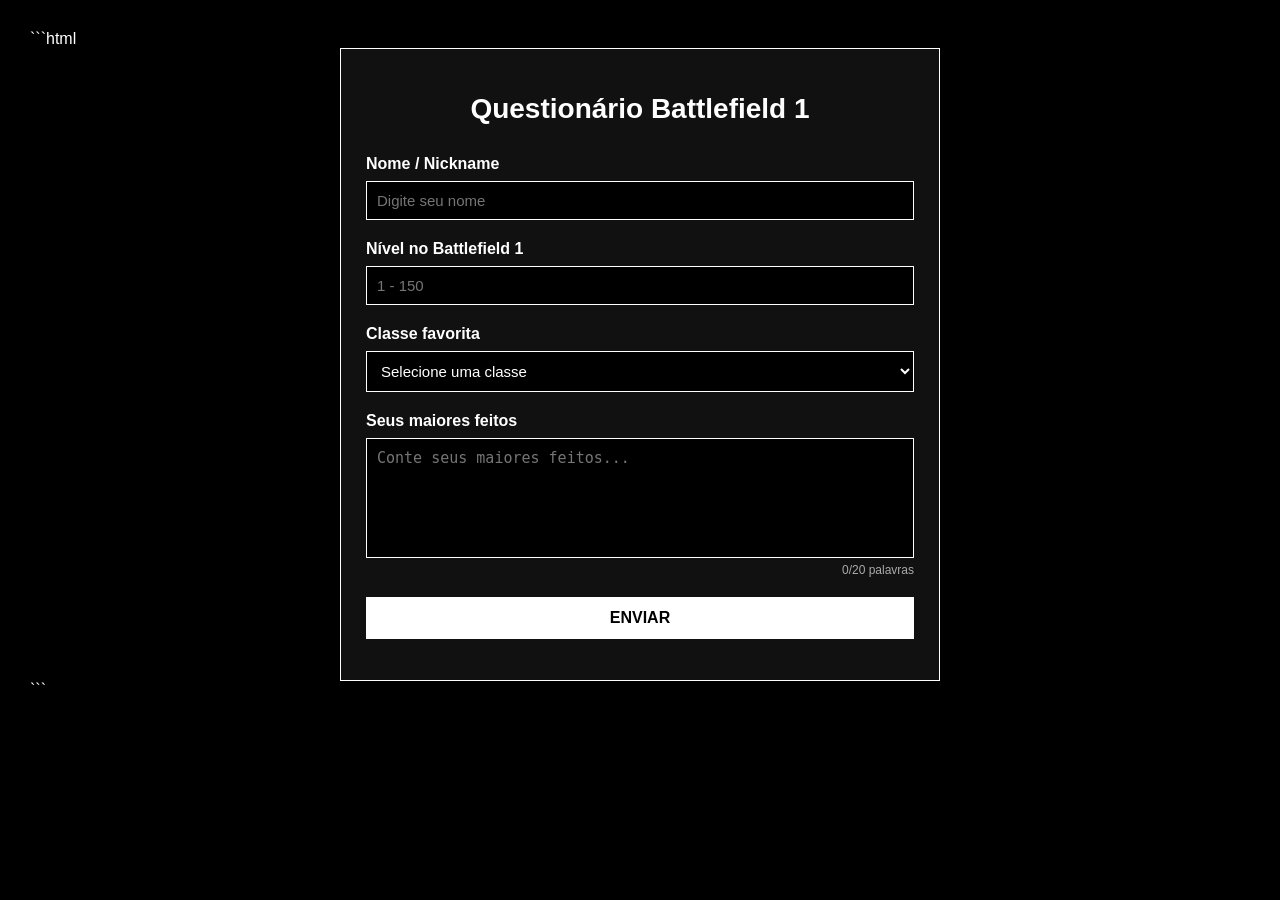
<file: index.html>
```html
<!DOCTYPE html>
<html lang="pt-BR">
<head>
    <meta charset="UTF-8">
    <meta name="viewport" content="width=device-width, initial-scale=1.0">

    <title>Questionário Battlefield 1</title>

    <style>
        * {
            box-sizing: border-box;
        }

        body {
            margin: 0;
            padding: 30px;
            background: #000;
            color: #fff;
            font-family: Arial, sans-serif;
        }

        .formulario {
            max-width: 600px;
            margin: auto;
            padding: 25px;

            background: #111;
            border: 1px solid #fff;
        }

        h1 {
            text-align: center;
            font-size: 28px;
            margin-bottom: 30px;
        }

        .campo {
            margin-bottom: 20px;
        }

        label {
            display: block;
            margin-bottom: 8px;
            font-weight: bold;
        }

        input,
        textarea,
        select {
            width: 100%;
            padding: 10px;

            background: #000;
            color: #fff;

            border: 1px solid #fff;
            font-size: 15px;
        }

        textarea {
            height: 120px;
            resize: none;
        }

        .contador {
            text-align: right;
            margin-top: 5px;
            font-size: 12px;
            color: #aaa;
        }

        button {
            width: 100%;
            padding: 12px;

            background: #fff;
            color: #000;

            border: none;
            font-size: 16px;
            font-weight: bold;
            cursor: pointer;
        }

        button:hover {
            background: #ccc;
        }

        #mensagem {
            display: none;
            margin-top: 20px;
            padding: 10px;
            border: 1px solid #fff;
            text-align: center;
        }
    </style>
</head>

<body>

<div class="formulario">

    <h1>Questionário Battlefield 1</h1>

    <form id="questionario">

        <!-- Nome -->
        <div class="campo">
            <label for="nome">Nome / Nickname</label>

            <input
                type="text"
                id="nome"
                placeholder="Digite seu nome"
                required
            >
        </div>


        <!-- Nível -->
        <div class="campo">
            <label for="nivel">Nível no Battlefield 1</label>

            <input
                type="number"
                id="nivel"
                min="1"
                max="150"
                placeholder="1 - 150"
                required
            >
        </div>


        <!-- Classe -->
        <div class="campo">
            <label for="classe">Classe favorita</label>

            <select id="classe" required>

                <option value="">Selecione uma classe</option>

                <option value="Assalto">Assalto</option>
                <option value="Médico">Médico</option>
                <option value="Suporte">Suporte</option>
                <option value="Batedor">Batedor</option>
                <option value="Cavalaria">Cavalaria</option>
                <option value="Piloto">Piloto</option>
                <option value="Tanqueiro">Tanqueiro</option>

            </select>
        </div>


        <!-- Maiores feitos -->
        <div class="campo">

            <label for="feitos">
                Seus maiores feitos
            </label>

            <textarea
                id="feitos"
                placeholder="Conte seus maiores feitos..."
                required
            ></textarea>

            <div class="contador">
                <span id="contador">0</span>/20 palavras
            </div>

        </div>


        <button type="submit">
            ENVIAR
        </button>

    </form>


    <div id="mensagem">
        Questionário enviado com sucesso!
    </div>

</div>


<script>

const formulario = document.getElementById("questionario");
const feitos = document.getElementById("feitos");
const contador = document.getElementById("contador");


// Contador de palavras
feitos.addEventListener("input", function () {

    const palavras = feitos.value
        .trim()
        .split(/\s+/)
        .filter(Boolean);

    contador.textContent = palavras.length;

});


// Envio do formulário
formulario.addEventListener("submit", function(event) {

    event.preventDefault();

    const nivel = Number(
        document.getElementById("nivel").value
    );

    const palavras = feitos.value
        .trim()
        .split(/\s+/)
        .filter(Boolean);


    // Limite do nível
    if (nivel < 1 || nivel > 150) {

        alert("O nível deve estar entre 1 e 150.");

        return;
    }


    // Limite de palavras
    if (palavras.length > 20) {

        alert("Os maiores feitos podem ter no máximo 20 palavras.");

        return;
    }


    document.getElementById("mensagem").style.display = "block";

    formulario.reset();

    contador.textContent = "0";

});

</script>

</body>
</html>
```
</file>
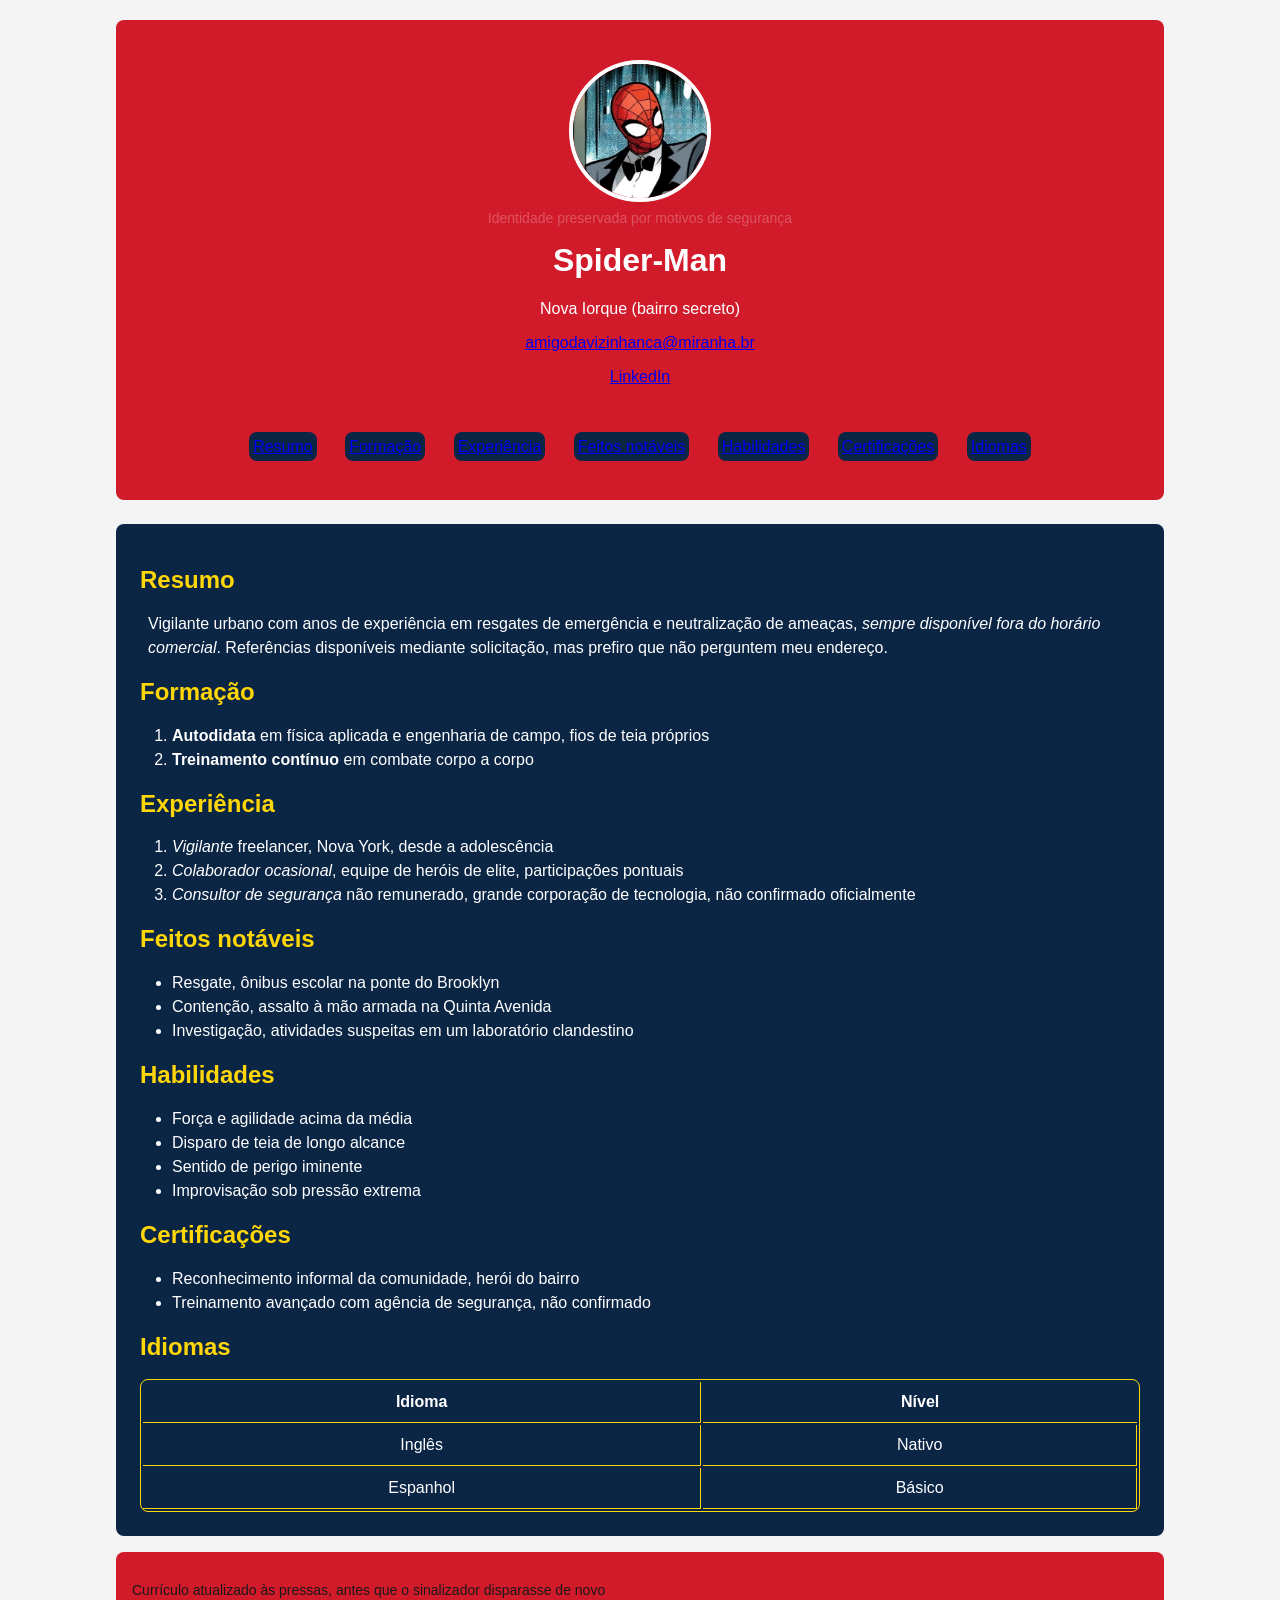
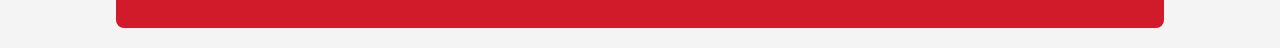
<file: aula 5/index.html>
<!DOCTYPE html>
<html lang="pt-br">
<head>
  <meta charset="UTF-8" />
  <meta name="viewport" content="width=device-width, initial-scale=1.0" />
  <title>Currículo Spider-Man</title>
  <link rel="stylesheet" href="./styles/global.css">
</head>
<body>
  <header>
    <figure>
      <img src="./images/miranha.jpg" alt="Foto de perfil, pessoa mascarada com traje vermelho e azul" />
      <figcaption>Identidade preservada por motivos de segurança</figcaption>
    </figure>
    <h1>Spider-Man</h1>
    <div class="header-info">
      <p>Nova Iorque (bairro secreto)</p>
      <p>
        <a href="mailto:amigodavizinhanca@miranha.br">amigodavizinhanca@miranha.br</a>
      </p>
      <p>
        <a href="https://www.linkedin.com/in/miranha/">LinkedIn</a>
      </p>
      <nav>
        <ul>
          <li><a href="#resumo">Resumo</a></li>
          <li><a href="#formacao">Formação</a></li>
          <li><a href="#experiencia">Experiência</a></li>
          <li><a href="#feitos">Feitos notáveis</a></li>
          <li><a href="#habilidades">Habilidades</a></li>
          <li><a href="#certificacoes">Certificações</a></li>
          <li><a href="#idiomas">Idiomas</a></li>
        </ul>
      </nav>
    </div>
  </header>

  <main>
    <section id="resumo">
      <h2>Resumo</h2>
      <p>
        Vigilante urbano com anos de experiência em resgates de emergência e neutralização de ameaças,
        <em>sempre disponível fora do horário comercial</em>. Referências disponíveis mediante solicitação,
        mas prefiro que não perguntem meu endereço.
      </p>
    </section>

    <section id="formacao">
      <h2>Formação</h2>
      <ol>
        <li><strong>Autodidata</strong> em física aplicada e engenharia de campo, fios de teia próprios</li>
        <li><strong>Treinamento contínuo</strong> em combate corpo a corpo</li>
      </ol>
    </section>

    <section id="experiencia">
      <h2>Experiência</h2>
      <ol>
        <li><em>Vigilante</em> freelancer, Nova York, desde a adolescência</li>
        <li><em>Colaborador ocasional</em>, equipe de heróis de elite, participações pontuais</li>
        <li><em>Consultor de segurança</em> não remunerado, grande corporação de tecnologia, não confirmado oficialmente</li>
      </ol>
    </section>

    <section id="feitos">
      <h2>Feitos notáveis</h2>
      <ul>
        <li>Resgate, ônibus escolar na ponte do Brooklyn</li>
        <li>Contenção, assalto à mão armada na Quinta Avenida</li>
        <li>Investigação, atividades suspeitas em um laboratório clandestino</li>
      </ul>
    </section>

    <section id="habilidades">
      <h2>Habilidades</h2>
      <ul>
        <li>Força e agilidade acima da média</li>
        <li>Disparo de teia de longo alcance</li>
        <li>Sentido de perigo iminente</li>
        <li>Improvisação sob pressão extrema</li>
      </ul>
    </section>

    <section id="certificacoes">
      <h2>Certificações</h2>
      <ul>
        <li>Reconhecimento informal da comunidade, herói do bairro</li>
        <li>Treinamento avançado com agência de segurança, não confirmado</li>
      </ul>
    </section>

    <section id="idiomas">
      <h2>Idiomas</h2>
      <table>
        <thead>
          <tr>
            <th scope="col">Idioma</th>
            <th scope="col">Nível</th>
          </tr>
        </thead>
        <tbody>
          <tr>
            <td>Inglês</td>
            <td>Nativo</td>
          </tr>
          <tr>
            <td>Espanhol</td>
            <td>Básico</td>
          </tr>
        </tbody>
      </table>
    </section>
  </main>

  <footer>
    <p>Currículo atualizado às pressas, antes que o sinalizador disparasse de novo</p>
  </footer>
</body>

</html>
</file>
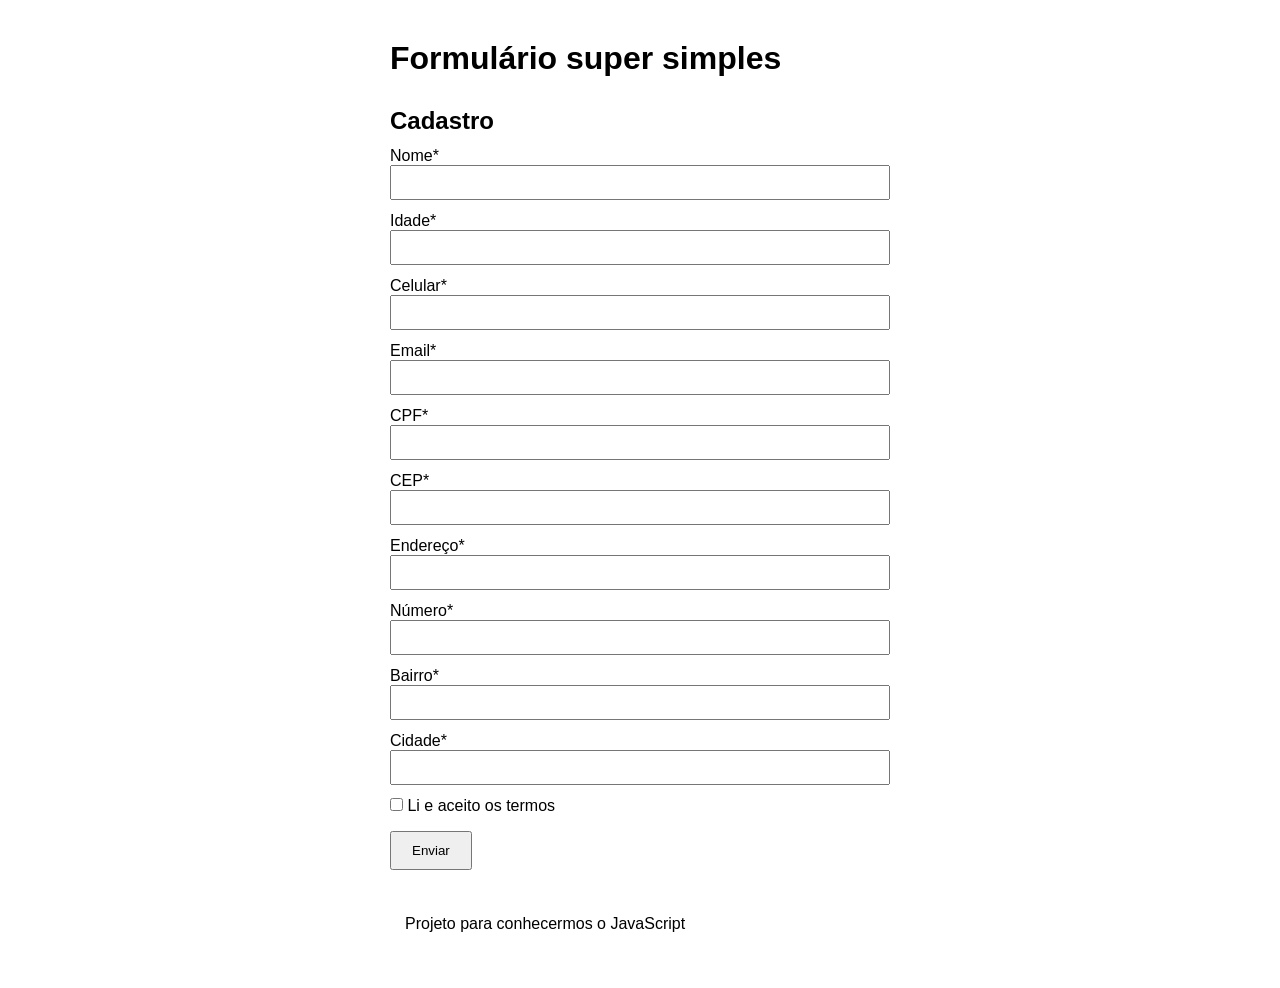
<file: aula-8/index.html>
<!DOCTYPE html>
<html lang="pt-BR">
<head>
  <meta charset="UTF-8">
  <meta name="viewport" content="width=device-width, initial-scale=1.0">
  <link rel="stylesheet" href="styles/global.css">
  <script src="scripts/index.js" defer></script>
  <title>Formulário JS</title>
</head>
<body>
  <header>
    <h1>Formulário super simples</h1>
  </header>

  <main>
    <h2>Cadastro</h2>

    <form id="cadastro" novalidate onsubmit="executar(event)">

      <label for="nome">Nome*</label>
      <input type="text" id="nome">
      <p id="erro-nome" class="oculto"></p>

      <label for="idade">Idade*</label>
      <input type="number" id="idade">
      <p id="erro-idade" class="oculto"></p>

      <label for="celular">Celular*</label>
      <input type="text" id="celular" oninput="mascararCelular(event)">
      <p id="erro-celular" class="oculto"></p>

      <label for="email">Email*</label>
      <input type="email" id="email">
      <p id="erro-email" class="oculto"></p>

      <label for="cpf">CPF*</label>
      <input type="text" id="cpf">
      <p id="erro-cpf" class="oculto"></p>

      <label for="cep">CEP*</label>
      <input type="text" id="cep">
      <p id="erro-cep" class="oculto"></p>

      <label for="endereco">Endereço*</label>
      <input type="text" id="endereco">
      <p id="erro-endereco" class="oculto"></p>

      <label for="numero">Número*</label>
      <input type="number" id="numero">
      <p id="erro-numero" class="oculto"></p>

      <label for="bairro">Bairro*</label>
      <input type="text" id="bairro">
      <p id="erro-bairro" class="oculto"></p>

      <label for="cidade">Cidade*</label>
      <input type="text" id="cidade">
      <p id="erro-cidade" class="oculto"></p>

      <label>
        <input type="checkbox" id="termos">
        Li e aceito os termos
        <p id="erro-termos" class="oculto"></p>
      </label>

      <button type="submit">Enviar</button>
      <p id="concluido" class="oculto"></p>

    </form>
  </main>

  <footer>
    <p>Projeto para conhecermos o JavaScript</p>
  </footer>
</body>
</html>
</file>
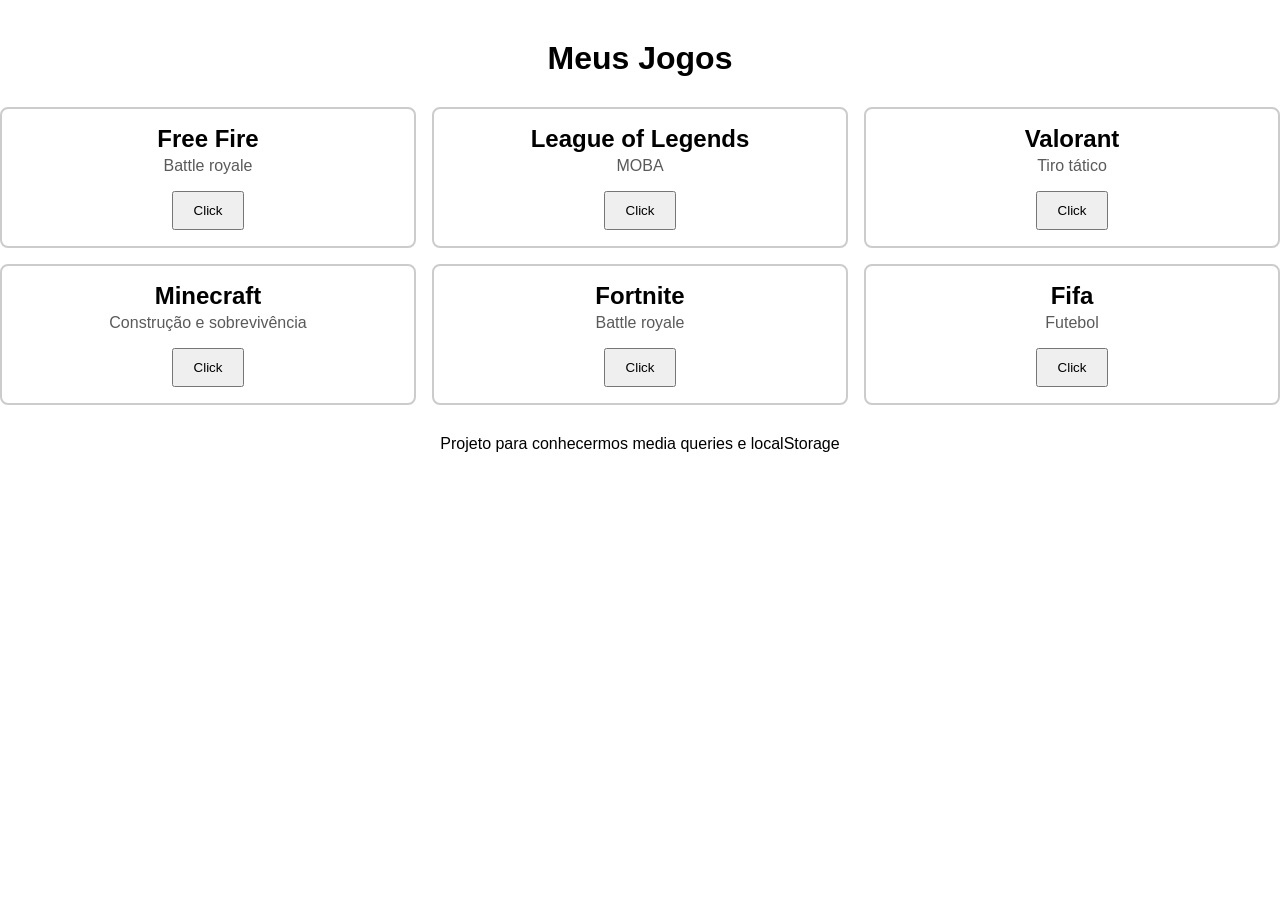
<file: aula-9/index.html>
<!DOCTYPE html>
<html lang="pt-BR">
<head>
  <meta charset="UTF-8">
  <meta name="viewport" content="width=device-width, initial-scale=1.0">
  <link rel="stylesheet" href="./styles/global.css">
  <script src="./scripts/index.js" defer></script>
  <title>Meus Jogos</title>
</head>
<body>
  <header>
    <h1>Meus Jogos</h1>
  </header>
  <main>
    <section class="container-cards">

      <div class="card" id="free-fire">
        <h2>Free Fire</h2>
        <p>Battle royale</p>
        <button onclick="marcar('free-fire', 'Free fire')">Click</button>
      </div>

      <div class="card" id="lol">
        <h2>League of Legends</h2>
        <p>MOBA</p>
        <button onclick="marcar('lol', 'League of Legends')">Click</button>
      </div>

      <div class="card" id="valorant">
        <h2>Valorant</h2>
        <p>Tiro tático</p>
        <button onclick="marcar('valorant', 'Valorant')">Click</button>
      </div>

      <div class="card" id="minecraft">
        <h2>Minecraft</h2>
        <p>Construção e sobrevivência</p>
        <button onclick="marcar('minecraft', 'Minecraft')">Click</button>
      </div>

      <div class="card" id="fortnite">
        <h2>Fortnite</h2>
        <p>Battle royale</p>
        <button onclick="marcar('fortnite', 'Fortnite')">Click</button>
      </div>

      <div class="card" id="fifa">
        <h2>Fifa</h2>
        <p>Futebol</p>
        <button onclick="marcar('fifa', 'Fifa')">Click</button>
      </div>

    </section>
  </main>
  <footer>
    <p>Projeto para conhecermos media queries e localStorage</p>
  </footer>
</body>
</html>
</file>
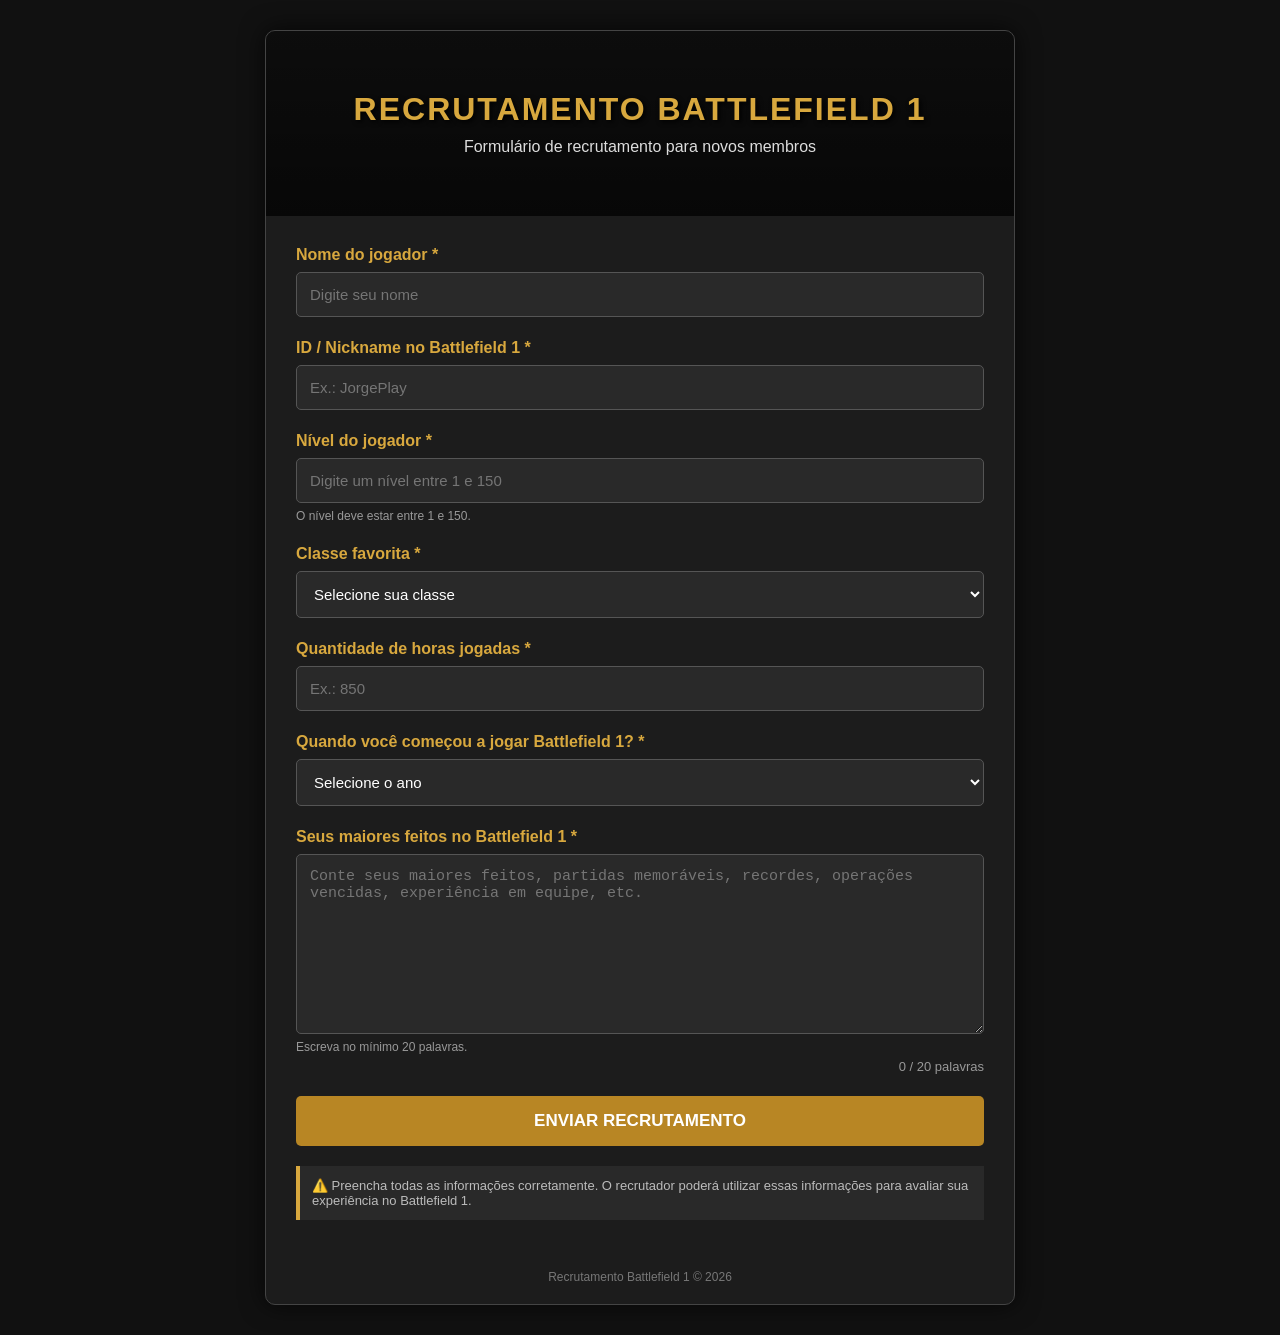
<file: aula04/index.html>
<title>Recrutamento Battlefield 1</title>

    <style>
        * {
            box-sizing: border-box;
            margin: 0;
            padding: 0;
        }

        body {
            font-family: Arial, Helvetica, sans-serif;
            background: #111;
            color: #eee;
            min-height: 100vh;
            padding: 30px 15px;
        }

        .container {
            max-width: 750px;
            margin: auto;
            background: #1c1c1c;
            border: 1px solid #444;
            border-radius: 10px;
            overflow: hidden;
            box-shadow: 0 0 25px rgba(0, 0, 0, 0.7);
        }

        .header {
            background: linear-gradient(
                rgba(0,0,0,0.55),
                rgba(0,0,0,0.75)
            ),
            url("C:\Users\lucimara\OneDrive\Documentos\GitHub\Front-end-web-bes\aula04\images");

            background-size: cover;
            background-position: center;

            padding: 60px 30px;
            text-align: center;
        }

        .header h1 {
            font-size: 32px;
            text-transform: uppercase;
            letter-spacing: 2px;
            color: #d8a83e;
            text-shadow: 2px 2px 5px #000;
        }

        .header p {
            margin-top: 10px;
            color: #ddd;
        }

        form {
            padding: 30px;
        }

        .campo {
            margin-bottom: 22px;
        }

        label {
            display: block;
            margin-bottom: 8px;
            font-weight: bold;
            color: #d8a83e;
        }

        input,
        select,
        textarea {
            width: 100%;
            padding: 13px;
            border: 1px solid #555;
            border-radius: 5px;
            background: #292929;
            color: white;
            font-size: 15px;
            outline: none;
        }

        input:focus,
        select:focus,
        textarea:focus {
            border-color: #d8a83e;
        }

        textarea {
            resize: vertical;
            min-height: 180px;
        }

        .ajuda {
            display: block;
            margin-top: 6px;
            font-size: 12px;
            color: #999;
        }

        .contador {
            text-align: right;
            margin-top: 5px;
            font-size: 13px;
            color: #999;
        }

        button {
            width: 100%;
            padding: 15px;
            border: none;
            border-radius: 5px;
            background: #b88624;
            color: white;
            font-size: 17px;
            font-weight: bold;
            cursor: pointer;
            transition: 0.2s;
        }

        button:hover {
            background: #d8a83e;
            color: #111;
        }

        .aviso {
            margin-top: 20px;
            padding: 12px;
            background: #292929;
            border-left: 4px solid #d8a83e;
            color: #bbb;
            font-size: 13px;
        }

        .rodape {
            text-align: center;
            padding: 20px;
            color: #777;
            font-size: 12px;
        }

        @media (max-width: 600px) {
            .header h1 {
                font-size: 24px;
            }

            form {
                padding: 20px;
            }
        }
    </style>
</head>

<body>

<div class="container">

    <div class="header">
        <h1>Recrutamento Battlefield 1</h1>
        <p>Formulário de recrutamento para novos membros</p>
    </div>

    <form id="recrutamento">

        <!-- NOME -->
        <div class="campo">
            <label for="nome">Nome do jogador *</label>

            <input
                type="text"
                id="nome"
                name="nome"
                placeholder="Digite seu nome"
                required
            >
        </div>

        <!-- ID -->
        <div class="campo">
            <label for="id">ID / Nickname no Battlefield 1 *</label>

            <input
                type="text"
                id="id"
                name="id"
                placeholder="Ex.: JorgePlay"
                required
            >
        </div>

        <!-- NIVEL -->
        <div class="campo">
            <label for="nivel">Nível do jogador *</label>

            <input
                type="number"
                id="nivel"
                name="nivel"
                min="1"
                max="150"
                placeholder="Digite um nível entre 1 e 150"
                required
            >

            <span class="ajuda">
                O nível deve estar entre 1 e 150.
            </span>
        </div>

        <!-- CLASSE -->
        <div class="campo">
            <label for="classe">Classe favorita *</label>

            <select id="classe" name="classe" required>

                <option value="">Selecione sua classe</option>

                <option value="Assalto">
                    Assalto
                </option>

                <option value="Médico">
                    Médico
                </option>

                <option value="Suporte">
                    Suporte
                </option>

                <option value="Abatedor">
                    Abatedor
                </option>

                <option value="Piloto">
                    Piloto
                </option>

                <option value="Tankeiro">
                    Tankeiro
                </option>

                <option value="Cavalaria">
                    Cavalaria
                </option>

            </select>
        </div>

        <!-- HORAS -->
        <div class="campo">
            <label for="horas">Quantidade de horas jogadas *</label>

            <input
                type="number"
                id="horas"
                name="horas"
                min="1"
                placeholder="Ex.: 850"
                required
            >
        </div>

        <!-- ANO -->
        <div class="campo">
            <label for="ano">Quando você começou a jogar Battlefield 1? *</label>

            <select id="ano" name="ano" required>

                <option value="">Selecione o ano</option>

                <option value="2016">2016</option>
                <option value="2017">2017</option>
                <option value="2018">2018</option>
                <option value="2019">2019</option>
                <option value="2020">2020</option>
                <option value="2021">2021</option>
                <option value="2022">2022</option>
                <option value="2023">2023</option>
                <option value="2024">2024</option>
                <option value="2025">2025</option>

            </select>
        </div>

        <!-- FEITOS -->
        <div class="campo">
            <label for="feitos">
                Seus maiores feitos no Battlefield 1 *
            </label>

            <textarea
                id="feitos"
                name="feitos"
                placeholder="Conte seus maiores feitos, partidas memoráveis, recordes, operações vencidas, experiência em equipe, etc."
                required
            ></textarea>

            <span class="ajuda">
                Escreva no mínimo 20 palavras.
            </span>

            <div class="contador">
                <span id="contador">0</span> / 20 palavras
            </div>
        </div>

        <button type="submit">
            ENVIAR RECRUTAMENTO
        </button>

        <div class="aviso">
            ⚠️ Preencha todas as informações corretamente.
            O recrutador poderá utilizar essas informações para avaliar
            sua experiência no Battlefield 1.
        </div>

    </form>

    <div class="rodape">
        Recrutamento Battlefield 1 © 2026
    </div>

</div>


<script>

    const formulario = document.getElementById("recrutamento");
    const feitos = document.getElementById("feitos");
    const contador = document.getElementById("contador");

    // Contador de palavras
    feitos.addEventListener("input", function () {

        const texto = feitos.value.trim();

        if (texto === "") {
            contador.textContent = "0";
            return;
        }

        const palavras = texto.split(/\s+/).filter(Boolean);

        contador.textContent = palavras.length;
    });


    // Validação do formulário
    formulario.addEventListener("submit", function(event) {

        event.preventDefault();

        const texto = feitos.value.trim();

        const palavras = texto === ""
            ? []
            : texto.split(/\s+/).filter(Boolean);

        if (palavras.length < 20) {

            alert(
                "O campo 'Seus maiores feitos' precisa conter pelo menos 20 palavras."
            );

            feitos.focus();

            return;
        }

        const nivel = Number(
            document.getElementById("nivel").value
        );

        if (nivel < 1 || nivel > 150) {

            alert(
                "O nível precisa estar entre 1 e 150."
            );

            return;
        }

        alert(
            "Recrutamento enviado com sucesso!"
        );

        formulario.reset();

        contador.textContent = "0";
    });

</script>

</body>
</html>
</file>
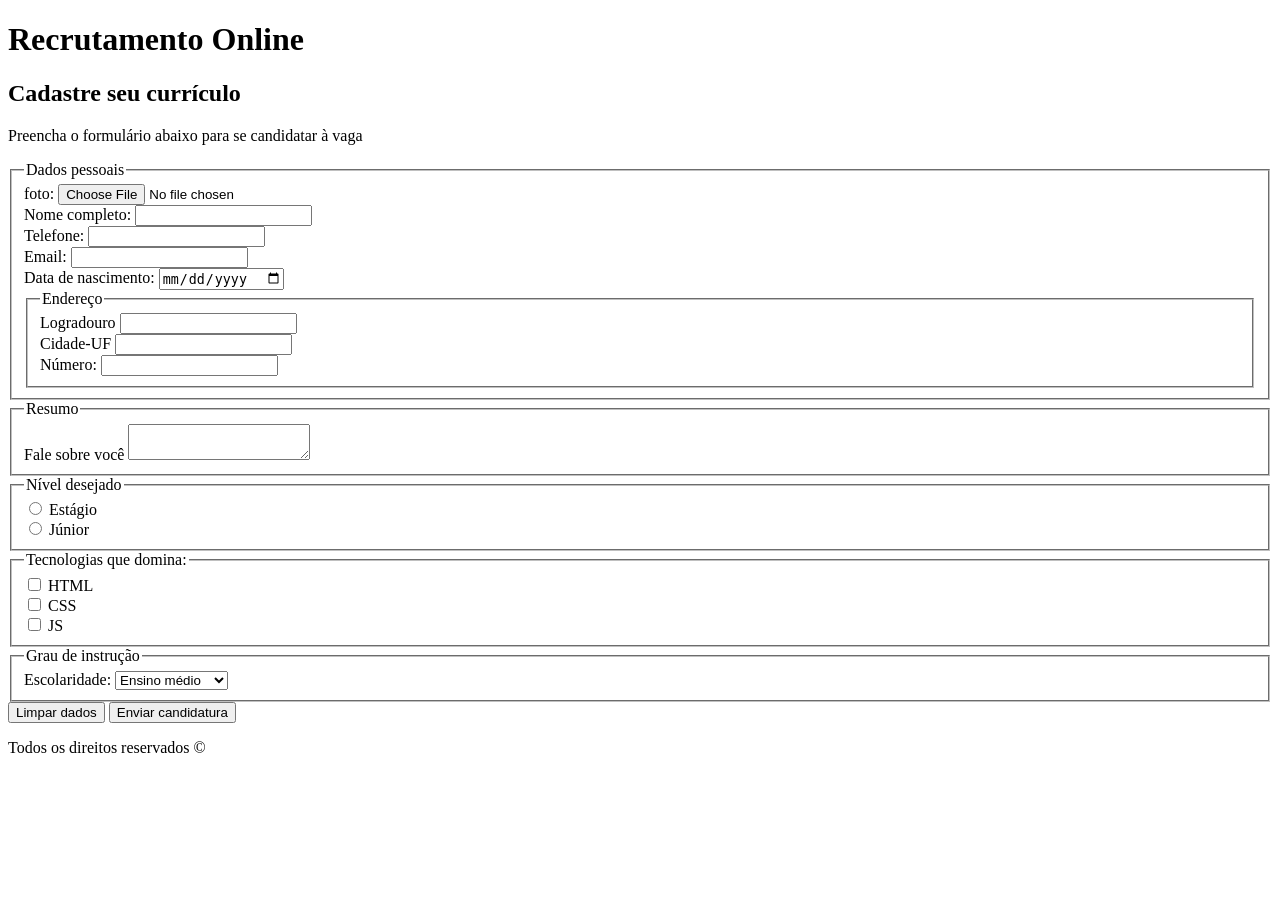
<file: aula3/index.html>
<!DOCTYPE html>
<html lang="pt-br">
<head>
  <meta charset="UTF-8">
  <meta name="viewport" content="width=device-width, initial-scale=1.0">
  <title>Recrutamento online</title>
</head>
<body>

  <header>
    <h1>Recrutamento Online</h1>
  </header>
  
  <main>
    <section>
      <h2>Cadastre seu currículo</h2>
      <form action="https://postman-echo.com/post" method="post" enctype="multipart/form-data">
        <p>Preencha o formulário abaixo para se candidatar à vaga</p>
        <fieldset>
          <legend>Dados pessoais</legend>
          <div>
            <label for="foto_id">foto:</label>
            <input id="foto_id" name="foto" type="file" accept="image/*">
          </div>
          
          <div>
            <label for="nome_id">Nome completo:</label>
            <input id="nome_id" name="nome" type="text">
          </div>

          <div>
            <label for="telefone_id">Telefone:</label>
            <input id="telefone_id" name="telefone" type="tel" required>
          </div>
          
          <div>
            <label for="email_id">Email:</label>
            <input id="email_id" name="email" type="email">
          </div>

          <div>
            <label for="data_nasc_id">Data de nascimento:</label>
            <input id="data_nasc_id" name="data_nasc" type="date">
          </div>
          
          <fieldset>
            <legend>Endereço</legend>
            
            <div>
              <label for="logradouro_id">Logradouro</label>
              <input id="logradouro_id" name="Logradouro" type="text">
            </div>

            <div>
              <label for="cidade_id">Cidade-UF</label>
              <input id="cidade_id" name="cidade" type="text">
            </div>

            <div>
              <label for="numero_id">Número:</label>
              <input id="numero_id" name="numero" type="number">
            </div>
          
          </fieldset>
        </fieldset>

        <fieldset>
          <legend>Resumo</legend>
          <div>
            <label for="resumo_id">Fale sobre você</label>
            <textarea id="resumo_id" name="resumo"></textarea>
          </div>
        </fieldset>

        <fieldset>
          <legend>Nível desejado</legend>
          <div>
            <input id="nivel_estagio_id" name="nivel" type="radio" value="estagio">
            <label for="nivel_estagio_id">Estágio</label>
          </div>

          <div>
            <input id="nivel_junior_id" name="nivel" type="radio" value="junior">
            <label for="nivel_junior_id">Júnior</label>
          </div>
        </fieldset>

        <fieldset>
          <legend>Tecnologias que domina:</legend>
          <div>
            <input id="tec_html_id" name="tecnologias" type="checkbox" value="html">
            <label for="tec_html_id">HTML</label>
          </div>

          <div>
            <input id="tec_css_id" name="tecnologias" type="checkbox" value="css">
            <label for="tec_css_id">CSS</label>
          </div>

          <div>
            <input id="tec_js_id" name="tecnologias" type="checkbox" value="js">
            <label for="tec_js_id">JS</label>
          </div>

        </fieldset>

        <fieldset>
          <legend>Grau de instrução</legend>
          <div>
            <label for="escolaridade_id">Escolaridade:</label>
            <select id="escolaridade_id" name="escolaridade">
              <option value="medio">Ensino médio</option>
              <option value="graduacao">Graduação</option>
              <option value="pos">Pós-graduação</option>
            </select>
          </div>
        </fieldset>

        <div>
          <button type="reset">Limpar dados</button>
          <button type="submit">Enviar candidatura</button>
        </div>

      </form>
    </section>
  </main>

  <footer>
    <p>Todos os direitos reservados &copy</p>
  </footer>
</body>
</html>
</file>
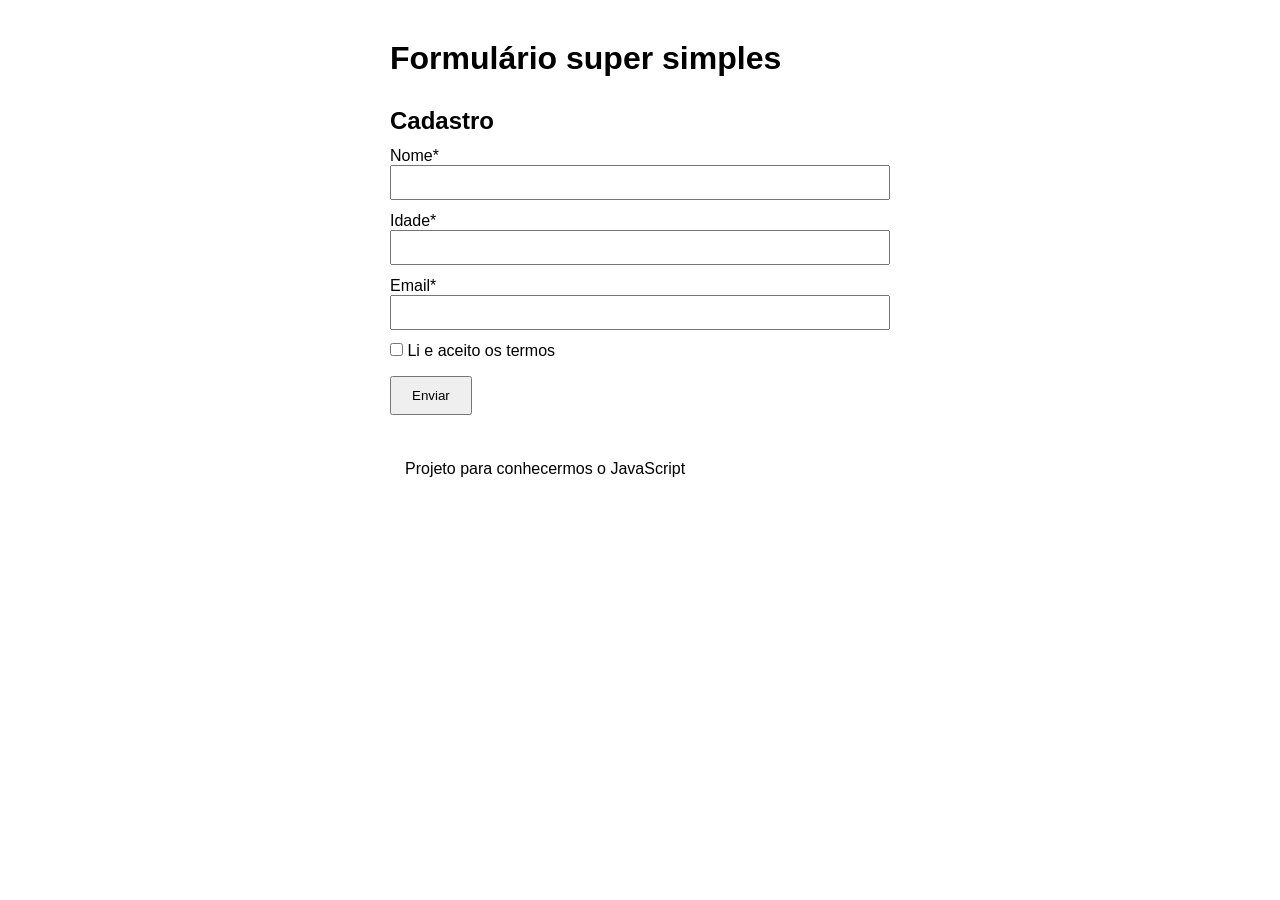
<file: aula7/index.html>
<!DOCTYPE html>
<html lang="pt-br">
<head>
  <meta charset="UTF-8">
  <meta name="viewport" content="width=device-width, initial-scale=1.0">
  <title>Aprendeno JavaScript</title>   
  <link rel="stylesheet" href="./styles/global.css">
  <script src="./scripts/index.js" defer></script>
</head>
<body>
  <header>
    <h1>Formulário super simples</h1>
  </header>

  <main>
    <h2>Cadastro</h2>
    <form id=cadastro">

      <label for="nome">Nome*</label>
      <input type="text" id="nome">
      <p id="erro-nome" class="oculto"></p>

      <label for="idade">Idade*</label>
      <input type="number" id="idade">
      <p id="erro-idade" class="oculto"></p>

      <label for="email">Email*</label>
      <input type="email" id="email">
      <p id="erro-email" class="oculto"></p>

      <label for="">
        <input type="checkbox" id="termos">
        <span>Li e aceito os termos</span>
        <p id="erro-termos" class="oculto"></p>
      </label>

      <button onclick="executar(event)">Enviar</button>
      <p id="concluido" class="oculto"></p>

    </form>
  </main>

  <footer>
    <p>Projeto para conhecermos o JavaScript</p>
  </footer>
</body>
</html>
</file>
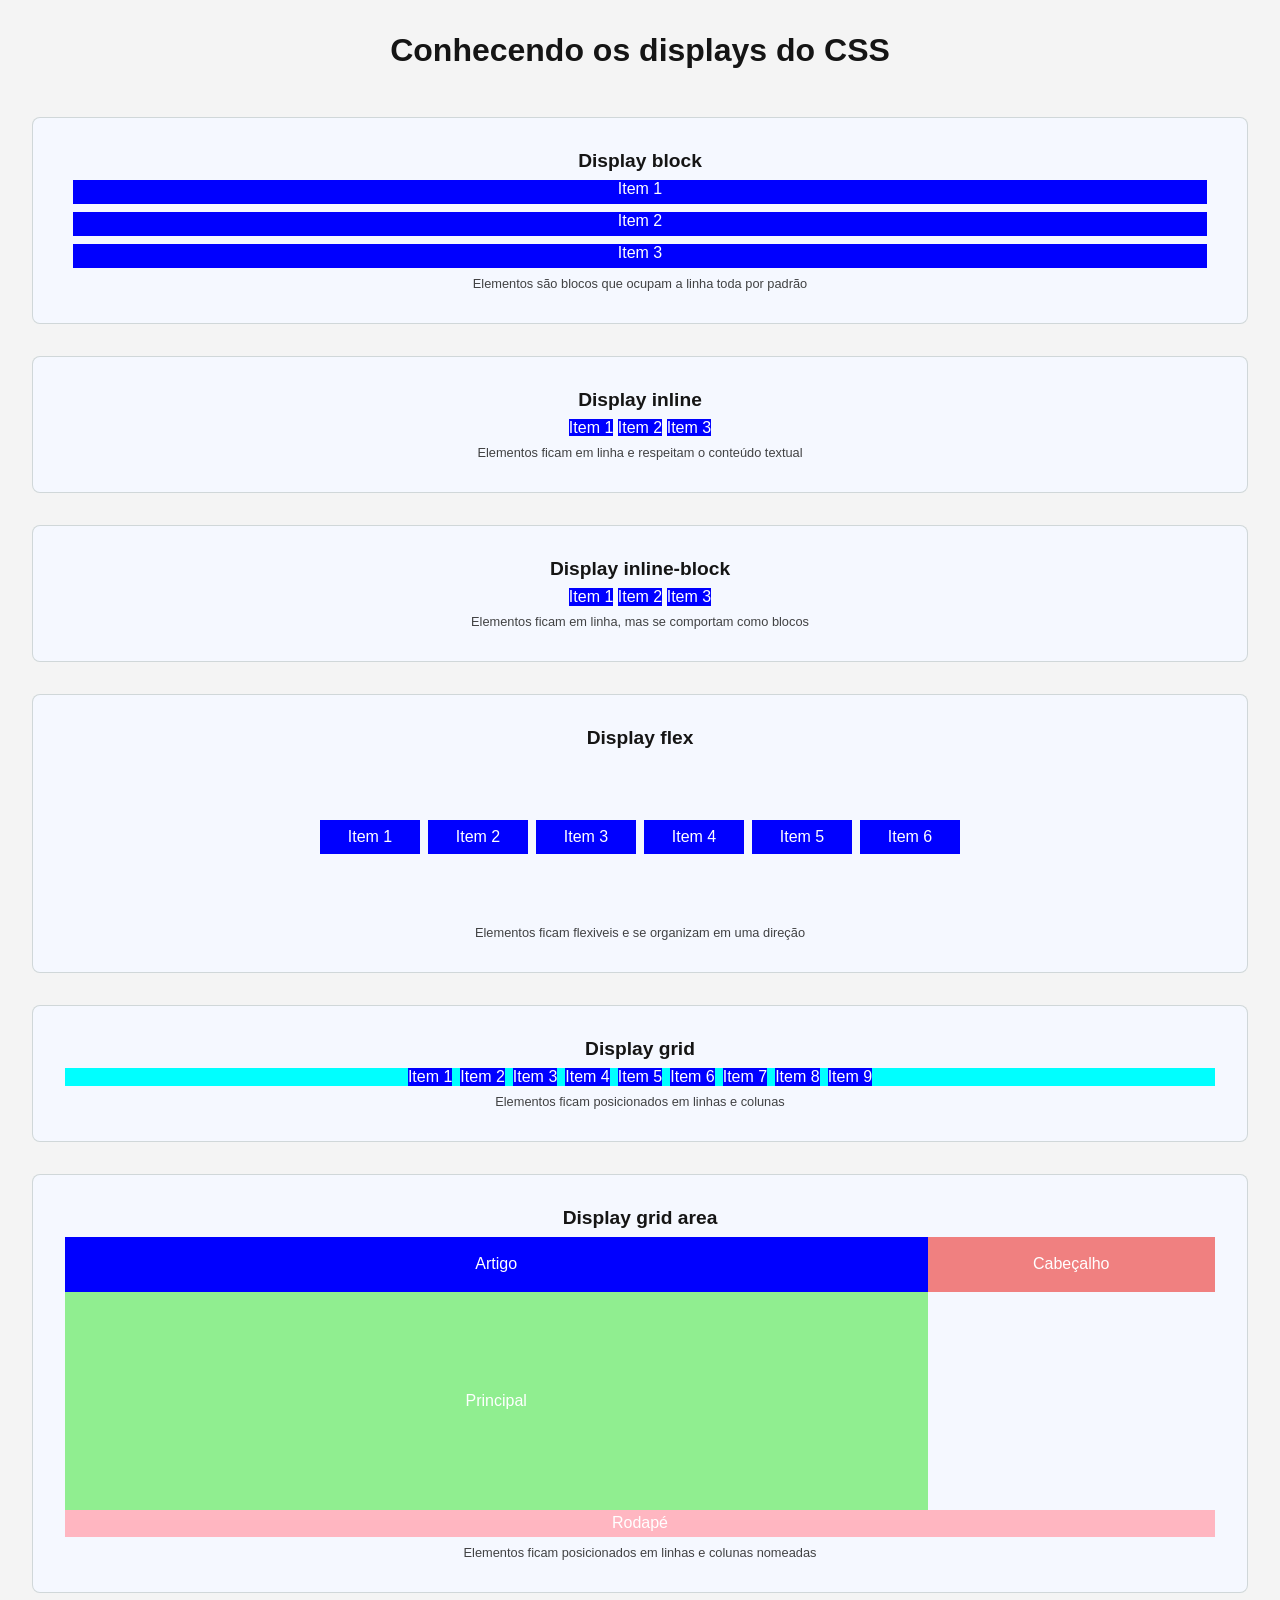
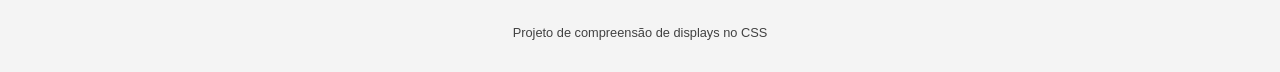
<file: aula 5/aula6/index.html>
<!DOCTYPE html>
<html lang="pt-br">
<head>
    <meta charset="UTF-8">
    <meta name="viewport" content="width=device-width, initial-scale=1.0">
    <link rel="stylesheet" href="./styles/global.css">
    <link rel="icon" href="./images/icons8-anime-100.png" type="image/x-icon">
    <title>Conhecendo os displays</title>
</head>
<body>

    <header>
        <h1>Conhecendo os displays do CSS</h1>
    </header>

    <main>
        <section>
            <h2>Display block</h2>
            <div class="container-block">
                <div class="item">Item 1</div>
                <div class="item">Item 2</div>
                <div class="item">Item 3</div>
            </div>
            <p>Elementos são blocos que ocupam a linha toda por padrão</p>
        </section>

        <section>
            <h2>Display inline</h2>
            <div class="container-inline">
                <div class="item">Item 1</div>
                <div class="item">Item 2</div>
                <div class="item">Item 3</div>
            </div>
            <p>Elementos ficam em linha e respeitam o conteúdo textual</p>
        </section>

        <section>
            <h2>Display inline-block</h2>
            <div class="container-inline-block">
                <div class="item">Item 1</div>
                <div class="item">Item 2</div>
                <div class="item">Item 3</div>
            </div>
            <p>Elementos ficam em linha, mas se comportam como blocos</p>
        </section>

        <section>
            <h2>Display flex</h2>
            <div class="container-flex">
                <div class="item">Item 1</div>
                <div class="item">Item 2</div>
                <div class="item">Item 3</div>
                <div class="item">Item 4</div>
                <div class="item">Item 5</div>
                <div class="item">Item 6</div>
            </div>
            <p>Elementos ficam flexiveis e se organizam em uma direção</p>
        </section>

         <section>
            <h2>Display grid</h2>
            <div class="container-grid">
                <div class="item">Item 1</div>
                <div class="item">Item 2</div>
                <div class="item">Item 3</div>
                <div class="item">Item 4</div>
                <div class="item">Item 5</div>
                <div class="item">Item 6</div>
                <div class="item">Item 7</div>
                <div class="item">Item 8</div>
                <div class="item">Item 9</div>
            </div>
            <p>Elementos ficam posicionados em linhas e colunas</p>
        </section>

        <section>
            <h2>Display grid area</h2>
            <div class="container-grid-area">
                <div class="item item-cabecalho">Cabeçalho</div>
                <div class="item item-principal">Principal</div>
                <div class="item item-artigo">Artigo</div>
                <div class="item item-rodape">Rodapé</div>
            </div>
            <p>Elementos ficam posicionados em linhas e colunas nomeadas</p>
        </section>

    </main>
    <footer>
        <p>Projeto de compreensão de displays no CSS</p>
    </footer>
    
</body>
</html>
</file>
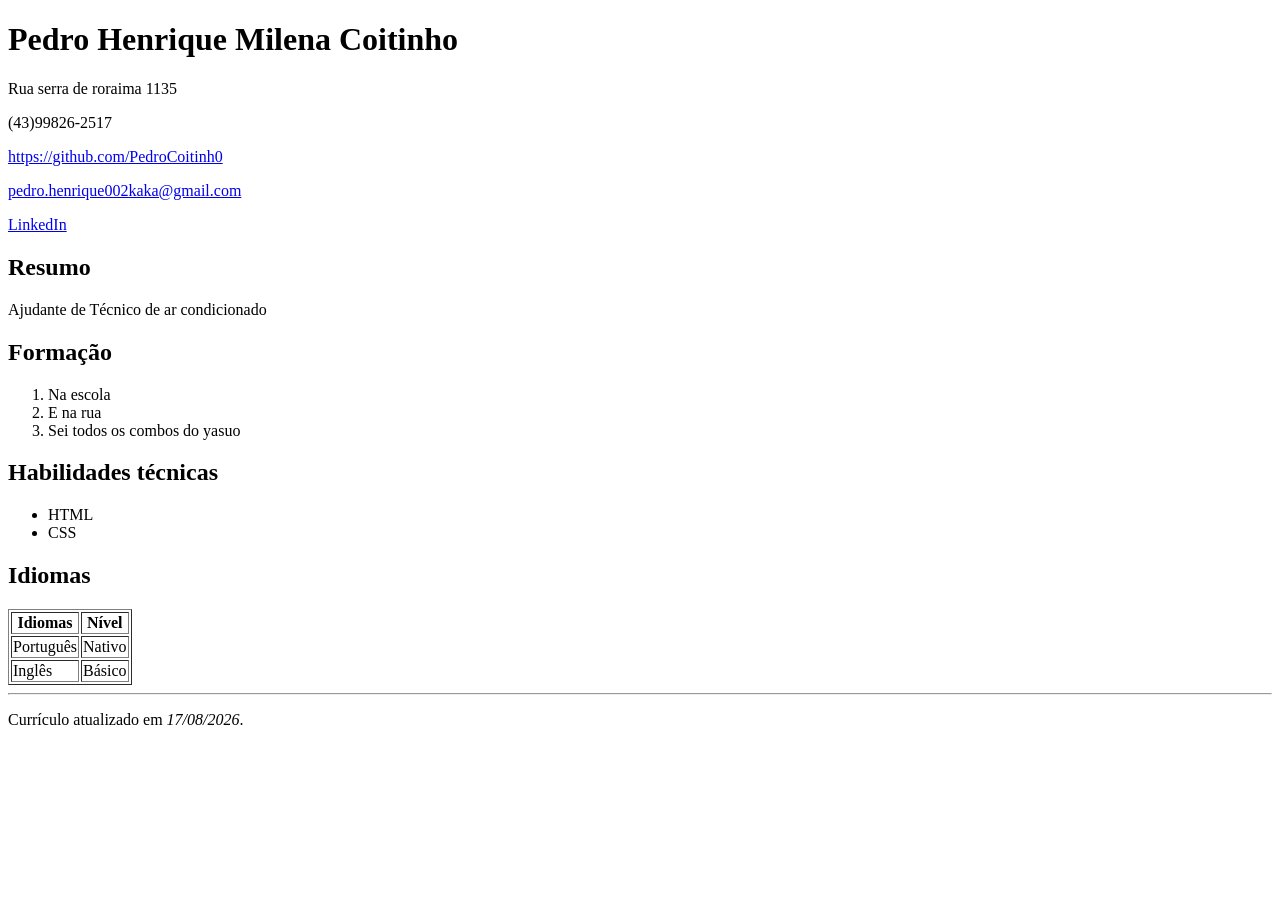
<file: aula02/index_semantico.html>
<!DOCTYPE html>
<html lang="pt-br">
<head>
  <meta charset="UTF-8">
  <meta name="viewport" content="width=device-width, initial-scale=1.0">
  <title>Currículo de Pedro</title>

</head>
<body>
  <div id="cabeçalho">
    <h1>Pedro Henrique Milena Coitinho</h1>
    <p>Rua serra de roraima 1135</p>
    <p>(43)99826-2517</p>
    <p>
      <a href="https://github.com/PedroCoitinh0" target="_blank">https://github.com/PedroCoitinh0</a>
    </p>
    <p>
      <a href="mailto:pedro.henrique002kaka@gmail.com" target="_blank">pedro.henrique002kaka@gmail.com</a>
    </p>

    <p>
      <a href="#">LinkedIn</a>
    </p>
  </div>

  <div id="principal">

    <div id="resumo">
      <h2>Resumo</h2>
      <p>Ajudante de Técnico de ar condicionado</p>
    </div>

    <div id="formação">
      <h2>Formação</h2>
      <ol>
        <li>Na escola</li>
        <li>E na rua</li>
        <li>Sei todos os combos do yasuo</li>
      </ol>
    </div>

    <div>
      <h2>Habilidades técnicas</h2>
      <ul>
        <li>HTML</li>
        <li>CSS</li>
      </ul>
    </div>

    <div>
      <h2>Idiomas</h2>
      <table border="1">
        <tr>
          <th>Idiomas</th>
          <th>Nível</th>
        </tr>
        <tr>
          <td>Português</td>
          <td>Nativo</td>
        </tr>
        <tr>
          <td>Inglês</td>
          <td>Básico</td>
        </tr>
      </table>
    </div>

  </div>
  <hr>
  <div id="rodape">
    <p>Currículo atualizado em <i>17/08/2026</i>.</p>
  </div>
</body>
</html>
</file>
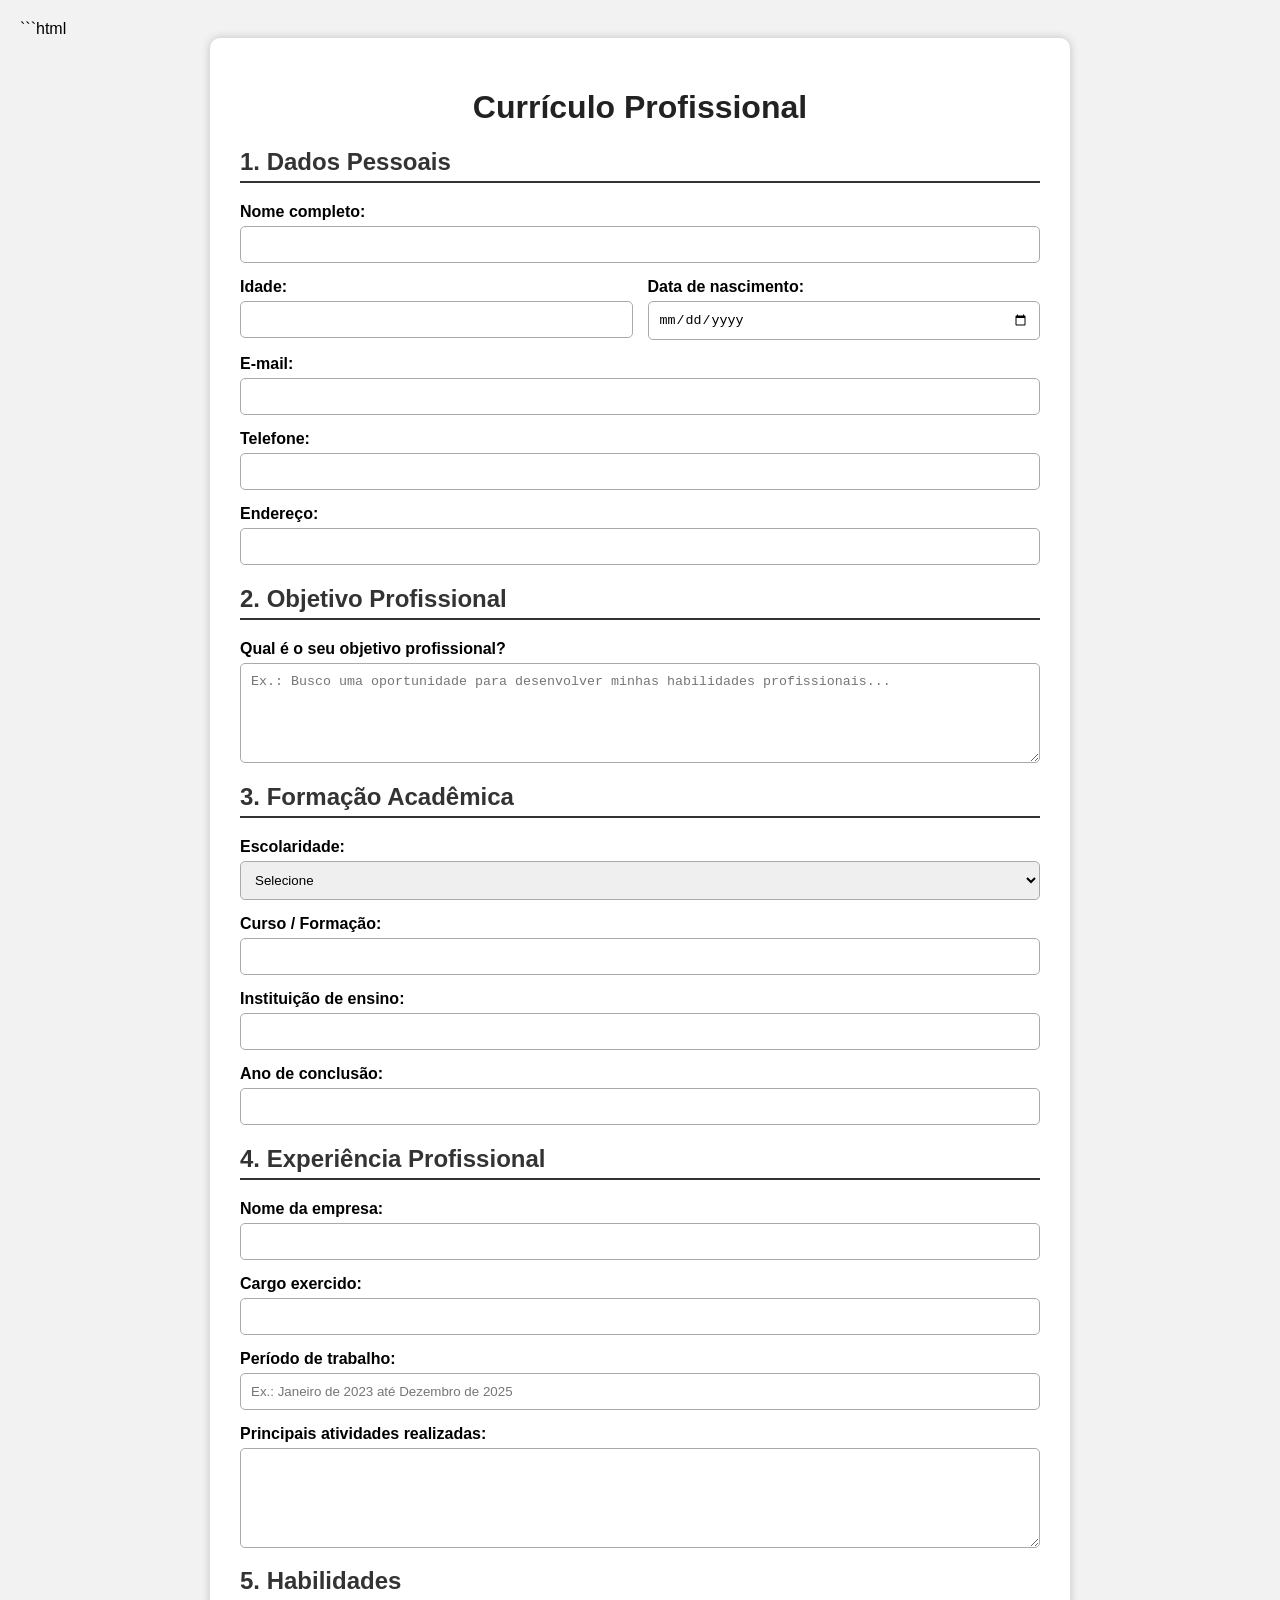
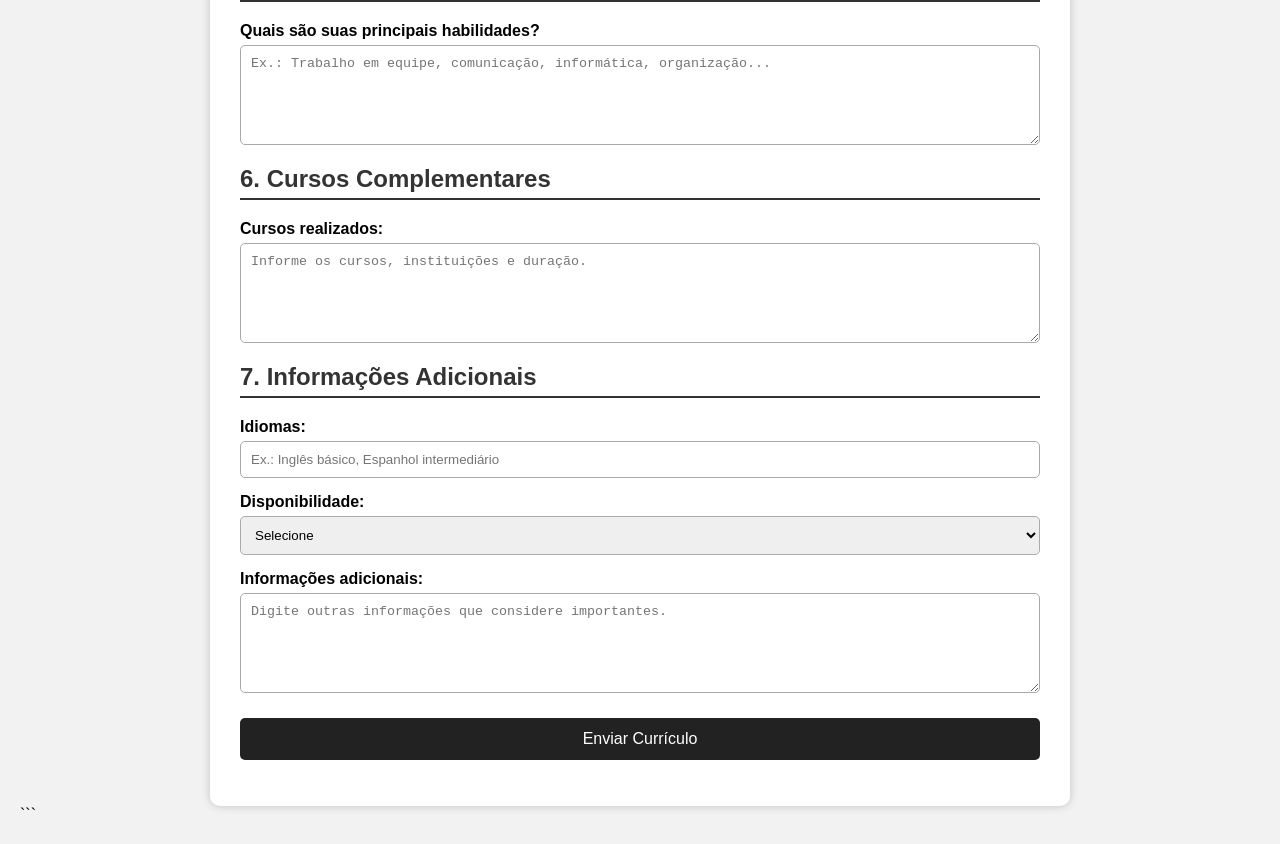
<file: aula04/```html.html>
```html
<!DOCTYPE html>
<html lang="pt-BR">
<head>
    <meta charset="UTF-8">
    <meta name="viewport" content="width=device-width, initial-scale=1.0">
    <title>Currículo Profissional</title>

    <style>
        body {
            font-family: Arial, sans-serif;
            background-color: #f2f2f2;
            margin: 0;
            padding: 20px;
        }

        .container {
            max-width: 800px;
            margin: auto;
            background-color: white;
            padding: 30px;
            border-radius: 10px;
            box-shadow: 0 0 10px rgba(0,0,0,0.2);
        }

        h1 {
            text-align: center;
            color: #222;
        }

        h2 {
            color: #333;
            border-bottom: 2px solid #333;
            padding-bottom: 5px;
        }

        label {
            display: block;
            margin-top: 15px;
            font-weight: bold;
        }

        input, textarea, select {
            width: 100%;
            padding: 10px;
            margin-top: 5px;
            border: 1px solid #aaa;
            border-radius: 5px;
            box-sizing: border-box;
        }

        textarea {
            resize: vertical;
            min-height: 100px;
        }

        .linha {
            display: flex;
            gap: 15px;
        }

        .campo {
            flex: 1;
        }

        button {
            width: 100%;
            padding: 12px;
            margin-top: 25px;
            background-color: #222;
            color: white;
            border: none;
            border-radius: 5px;
            font-size: 16px;
            cursor: pointer;
        }

        button:hover {
            background-color: #444;
        }
    </style>
</head>

<body>

<div class="container">

    <h1>Currículo Profissional</h1>

    <form>

        <h2>1. Dados Pessoais</h2>

        <label for="nome">Nome completo:</label>
        <input type="text" id="nome" name="nome" required>

        <div class="linha">
            <div class="campo">
                <label for="idade">Idade:</label>
                <input type="number" id="idade" name="idade" min="14" max="100">
            </div>

            <div class="campo">
                <label for="nascimento">Data de nascimento:</label>
                <input type="date" id="nascimento" name="nascimento">
            </div>
        </div>

        <label for="email">E-mail:</label>
        <input type="email" id="email" name="email" required>

        <label for="telefone">Telefone:</label>
        <input type="tel" id="telefone" name="telefone">

        <label for="endereco">Endereço:</label>
        <input type="text" id="endereco" name="endereco">

        <h2>2. Objetivo Profissional</h2>

        <label for="objetivo">Qual é o seu objetivo profissional?</label>
        <textarea id="objetivo" name="objetivo"
            placeholder="Ex.: Busco uma oportunidade para desenvolver minhas habilidades profissionais..."></textarea>

        <h2>3. Formação Acadêmica</h2>

        <label for="escolaridade">Escolaridade:</label>
        <select id="escolaridade" name="escolaridade">
            <option value="">Selecione</option>
            <option>Ensino Fundamental</option>
            <option>Ensino Médio</option>
            <option>Ensino Técnico</option>
            <option>Ensino Superior</option>
            <option>Pós-graduação</option>
        </select>

        <label for="curso">Curso / Formação:</label>
        <input type="text" id="curso" name="curso">

        <label for="instituicao">Instituição de ensino:</label>
        <input type="text" id="instituicao" name="instituicao">

        <label for="conclusao">Ano de conclusão:</label>
        <input type="number" id="conclusao" name="conclusao" min="1950" max="2100">

        <h2>4. Experiência Profissional</h2>

        <label for="empresa">Nome da empresa:</label>
        <input type="text" id="empresa" name="empresa">

        <label for="cargo">Cargo exercido:</label>
        <input type="text" id="cargo" name="cargo">

        <label for="periodo">Período de trabalho:</label>
        <input type="text" id="periodo" name="periodo"
            placeholder="Ex.: Janeiro de 2023 até Dezembro de 2025">

        <label for="atividades">Principais atividades realizadas:</label>
        <textarea id="atividades" name="atividades"></textarea>

        <h2>5. Habilidades</h2>

        <label for="habilidades">Quais são suas principais habilidades?</label>
        <textarea id="habilidades" name="habilidades"
            placeholder="Ex.: Trabalho em equipe, comunicação, informática, organização..."></textarea>

        <h2>6. Cursos Complementares</h2>

        <label for="cursos">Cursos realizados:</label>
        <textarea id="cursos" name="cursos"
            placeholder="Informe os cursos, instituições e duração."></textarea>

        <h2>7. Informações Adicionais</h2>

        <label for="idiomas">Idiomas:</label>
        <input type="text" id="idiomas" name="idiomas"
            placeholder="Ex.: Inglês básico, Espanhol intermediário">

        <label for="disponibilidade">Disponibilidade:</label>
        <select id="disponibilidade" name="disponibilidade">
            <option value="">Selecione</option>
            <option>Período integral</option>
            <option>Meio período</option>
            <option>Manhã</option>
            <option>Tarde</option>
            <option>Noite</option>
        </select>

        <label for="informacoes">Informações adicionais:</label>
        <textarea id="informacoes" name="informacoes"
            placeholder="Digite outras informações que considere importantes."></textarea>

        <button type="submit">Enviar Currículo</button>

    </form>

</div>

</body>
</html>
```
</file>
<file: aula 5/styles/global.css>
* {
    margim: 0;
    padding: 0;
    box-sizing: border-box;
}

body {
    font-size: 16px;
    font-family: Arial, Helvetica, sans-serif;
    color: #1a1a1a;
    background-color: #F4F4F4;
    padding: 1.25rem;
    max-width: 68rem;
    margin: auto;
}

header {
    background-color: #d11a2a;
    color: #FFFFFF;
    padding: 1.5rem;
    border-radius: 0.5rem;
    text-align: center;
}

header img {
    width: 8.85rem;
    height: 8.85rem;
    border-radius: 50%;
    border: 0.25rem solid #FFFFFF;
}

header figcaption {
    font-size: 0.875rem;
    opacity: 0.25;
    margin-top: 0.25rem;
}

header h1 {
    margin-top: 0.75rem;
    font-size: 2rem;
}

/* Criação das classes */

.header-infor {
    margin-top: 1rem;
} 

/* Restringe o estilo aos p dentro dos  hearder */

header p {
    margin-top: 0.25rem;
}

header a {
    color: inherit0;
    text-decoration: nome;
}

a:hover {
    opacity: 0.8;
    cursor: pointer;
    color: #ffd607;
    transition: 0.5;
}

nav {
    margin-top: 1rem;
    padding-top: 1rem;
    border-top: 0.0615rem solid rgba(255, 255, 255, alpha);
}

nav ul{
    list-style: none;
}

nav li {
    display: inline-block;
    margin: 0.25rem 0.75rem;
}

nav a {
    background-color: #0b2545;
    padding: 0.375rem 0.25rem;
    border-radius: 0.5rem;
}

main{
    padding: 1.5rem;
    color: #FFFFFF;
    background-color: #0b2545;
    margin-top: 1.5rem;
    border-radius: 0.5rem;
}

section{
    margin-top: 1rem;
    line-height: 1.5rem;

}

h2{
    color: #ffd607;
}

section p {
    margin: 0.5rem;
}

section ul,
section ol {
    margin: 0.5rem 1rem;
    padding-left: 1rem;
}

table {
    width: 100%;
    margin-top: 0.25rem;
    border: 1px solid #ffd607;
    border-radius: 0.5rem;
}

table th{
    background-color: #0b2545;
}

table th,
table td{
    padding: 0.5rem;
    text-align: center;
    border-right: 1px solid #ffd607;
    border-bottom: 1px solid #ffd607;
}

table th:last-child,
table th:last-child{
    border-right: none;
}

table th:last-child td {
    border-bottom: none;
}

footer {
    margin-top: 1rem;
    font-size: 0.875rem;
    text-align: #ffffff;
    background-color: #d11a2a;
    padding: 1rem;
    border-radius: 0.5rem;
}
</file>
<file: aula-8/styles/global.css>
* {
  margin: 0;
  padding: 0;
  box-sizing: border-box;
}

html {
  font-size: 62.5%;
}

body {
  font-family: Arial, sans-serif;
  font-size: 1.6rem;
  max-width: 50rem;
  margin: 4rem auto;
}

main {
  margin-top: 3rem;
}

footer {
  margin-top: 3rem;
}

footer p {
  margin-top: 1rem;
  padding: 1.5rem;
}

label {
  display: block;
  margin-top: 1.2rem;
}

input[type="text"],
input[type="number"],
input[type="email"] {
  padding: 0.8rem;
  width: 100%;
}

button {
  padding: 1rem 2rem;
  margin-top: 1.6rem;
}

.oculto {
  display: none;
}

.sucesso {
  background-color: #ffe08a;
  font-weight: bold;
}

.erro {
  color: #8a1c1c;
  background-color: #ffe6e6;
}
</file>
<file: aula-9/styles/global.css>
* {
  margin: 0;
  padding: 0;
  box-sizing: border-box;
}

html {
  font-size: 62.5%;
}

body {
  font-family: Arial, sans-serif;
  font-size: 1.6rem;
  margin: 4rem auto;
}

h1 {
  text-align: center;
}

main {
  margin-top: 3rem;
}

footer {
  margin-top: 3rem;
  text-align: center;
}

button {
  padding: 1rem 2rem;
  margin-top: 1.6rem;
}

.container-cards {
  display: grid;
  grid-template-columns: 1fr;
  gap: 1.6rem;
}

@media (min-width: 768px) {
  .container-cards {
    grid-template-columns: 1fr 1fr;
  }
}

@media (min-width: 992px) {
  .container-cards {
    grid-template-columns: 1fr 1fr 1fr;
  }
}

.card {
  padding: 1.6rem;
  border: 0.2rem solid #cccccc;
  border-radius: 0.8rem;
  text-align: center;
}

.card p {
  margin-top: 0.4rem;
  color: #5a5a5a;
}

.marcado {
  border-color: #0d35de;
  background-color: #e9ecf5;
}
</file>
<file: aula7/styles/global.css>
* {
  box-sizing: border-box;
  margin: 0;
  padding: 0;
}

html {
  font-size: 62.5%;
}

body {
  font-family: Arial, sans-serif;
  font-size: 1.6rem;
  max-width: 50rem;
  margin: 4rem auto;
}

main {
  margin-top: 3rem;
}

footer {
  margin-top: 3rem;
}

footer p {
  margin-top: 1rem;
  padding: 1.5rem;
}

label {
  display: block;
  margin-top: 1.2rem;
}

input[type="text"], 
input[type="number"],
input[type="email"] {
  padding: 0.8rem;
  width: 100%;
}

button {
  padding: 1rem 2rem;
  margin-top: 1.6rem;
}

.oculto {
  display: none;
}

.sucesso {
  background-color: #ffe08a;
  font-weight: bold;
}

.erro {
  color: #8a1c1c;
  background-color: #ffe6e6;
}
</file>
<file: aula 5/aula6/styles/global.css>
*{
    margin: 0;
    padding: 0;
    box-sizing: border-box;
}

body {
    font-size: 16px;
    font-family: 'Franklin Gothic Medium', 'Arial Narrow', Arial, sans-serif;
    padding: 2rem;
    background-color: #f4f4f4;
    color: #151515
}

h1 {
    text-align: center;
    margin-bottom: 3rem;
}

h2 {
    font-size: 1.2rem;
    margin-bottom: 0.5rem;
}

p {
    opacity: 0.8;
    font-size: 0.8rem;
    margin-top: 0.5rem;
}

section {
    background-color: #f5f8ff;
    padding: 2rem;
    margin-bottom: 2rem;
    border-radius: 0.5rem;
    border: 1px solid #aebbb685;
    text-align: center;
}

footer {
    text-align: center;
}

.item {
    background-color: blue;
    color: white;
}

.container-block .item {
    display: block;
    height: 1.5rem;
    margin: 0.5rem;
}

.container-inline .item {
    display: inline;
}

.container-inline-block .item {
    display: inline-block;
    padding: ;
}

.container-flex {
    display: flex;
    justify-content: center;
    align-items: center;
    flex-wrap: wrap;
    height: 10rem;
    gap: 0.5rem;
}

.container-flex .item {
    padding: 0.5rem;
    flex-basis: 100px;
    flex-shrink: 0;
    flex-grow: 0;
}

.container-grid {
    background-color: aqua;
    display: grid;
    grid-template-columns: 1fr 1fr 1fr;
    grid-template-rows: 100px 100px 100px;
    gap: 0.5rem;
}

.container-grid {
    display: flex;
    align-items: center ;
    justify-content: center;
}

.container-grid-area {
    display: grid;
    grid-template-areas:
    "Cabecalho cabecalho"
    "principal artigo"
    "rodape rodape";
    grid-template-columns: 3fr 1fr;
    grid-template-rows: 1fr 4fr 0.5fr;
    height: 300px;
}

.container-grid-area div {
    display: flex;
    align-items: center;
    justify-content: center;
}

.container-grid-area .item-cabecalho {
    grid-area: cabecalho;
    background-color: lightcoral;
}

.container-grid-area .item-principal {
    grid-area: principal;
    background-color: lightgreen;
}

.conatiner-grid-area .item-artigo {
    grid-area: artigo;
    background-color: lightslategray;
}

.container-grid-area .item-rodape {
    grid-area: rodape;
    background-color: lightpink;
}
</file>
